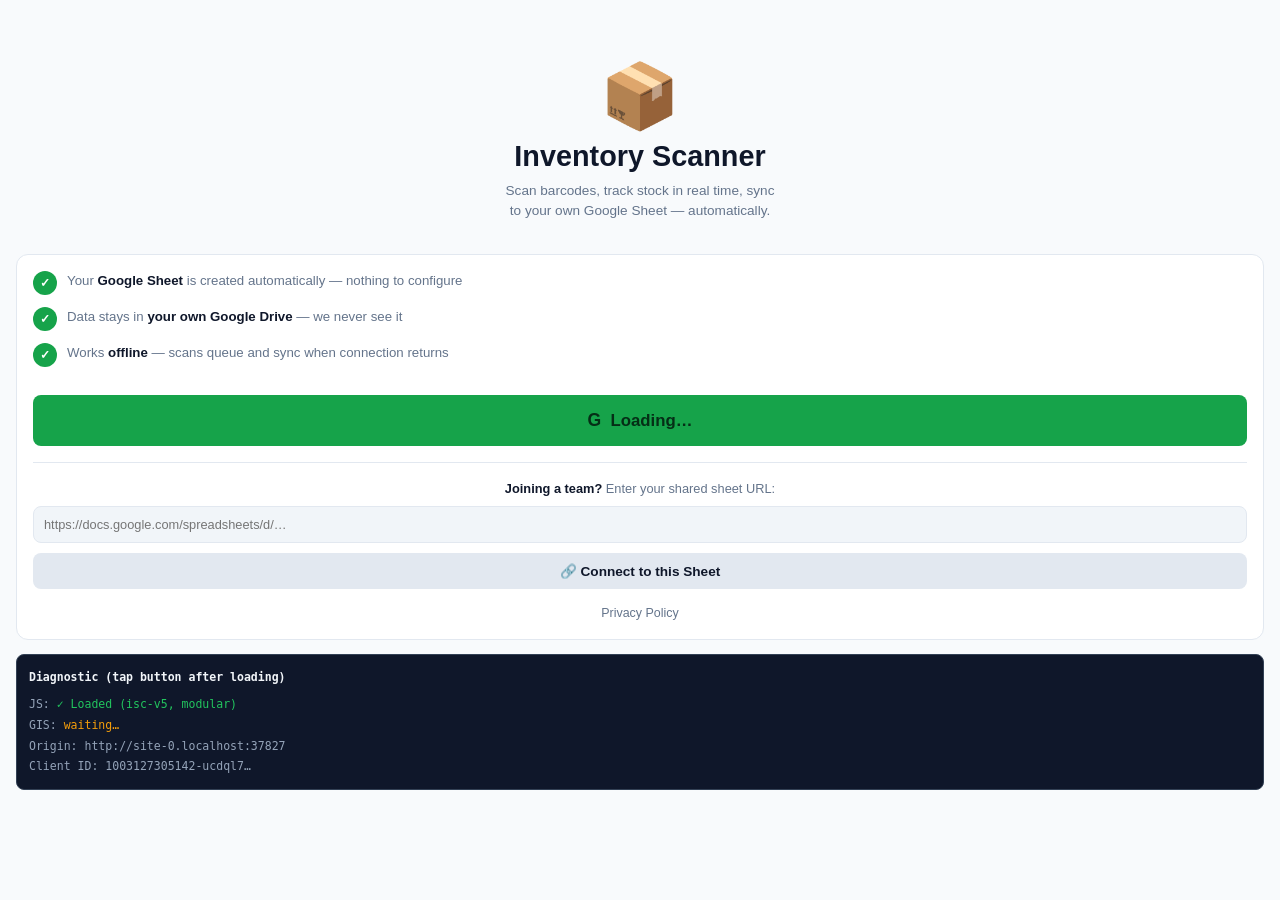
<file: index.html>
<!DOCTYPE html>
<html lang="en">
<head>
  <meta charset="UTF-8">
  <meta name="viewport" content="width=device-width, initial-scale=1.0, viewport-fit=cover">
  <title>Inventory Scanner</title>
  <link rel="manifest" href="./manifest.json">
  <link rel="apple-touch-icon" href="./icons/icon-192.png">
  <link rel="stylesheet" href="./css/styles.css">
  <meta name="theme-color" content="#22c55e">
  <meta name="apple-mobile-web-app-capable" content="yes">
  <meta name="apple-mobile-web-app-status-bar-style" content="black-translucent">
  <meta name="apple-mobile-web-app-title" content="InvScanner">
  <meta name="google-site-verification" content="JEdYoBa8CUmTruUsmgBsmdBIH13BHWmSkbK2dXmTmsU" />
  <script src="https://accounts.google.com/gsi/client" async defer></script>
</head>
<body>

<!-- Offline / sync indicator bar -->
<div id="offline-bar"></div>

<!-- ─── SCREEN: Welcome / Sign In ─────────────────────────────────────── -->
<div id="screen-welcome">
  <div style="text-align:center;padding:48px 0 32px;">
    <div style="font-size:4rem;line-height:1;margin-bottom:12px;">📦</div>
    <h1 style="font-size:1.8rem;margin-bottom:8px;">Inventory Scanner</h1>
    <p style="max-width:280px;margin:0 auto;">Scan barcodes, track stock in real time, sync to your own Google Sheet — automatically.</p>
  </div>
  <div class="card">
    <div class="step"><div class="step-num done">✓</div><div class="step-text">Your <b>Google Sheet</b> is created automatically — nothing to configure</div></div>
    <div class="step"><div class="step-num done">✓</div><div class="step-text">Data stays in <b>your own Google Drive</b> — we never see it</div></div>
    <div class="step"><div class="step-num done">✓</div><div class="step-text">Works <b>offline</b> — scans queue and sync when connection returns</div></div>
    <button class="btn-green" id="connectGoogleBtn" style="margin-top:16px;font-size:1.05rem;padding:15px;">
      <span style="font-size:1.1rem;">G</span> &nbsp;Sign in with Google
    </button>
    <div id="connectStatus"></div>

    <!-- Join an existing shared sheet -->
    <div style="margin-top:16px;padding-top:16px;border-top:1px solid var(--border);">
      <p style="text-align:center;margin-bottom:8px;font-size:0.8rem;">
        <b style="color:var(--text);">Joining a team?</b> Enter your shared sheet URL:
      </p>
      <input id="joinSheetUrl" placeholder="https://docs.google.com/spreadsheets/d/…"
        aria-label="Shared spreadsheet URL" spellcheck="false" style="font-size:0.8rem;">
      <button class="btn-secondary" id="joinSheetBtn" style="margin-top:6px;font-size:0.85rem;padding:10px;">
        🔗 Connect to this Sheet
      </button>
      <div id="joinStatus"></div>
    </div>

    <p style="text-align:center;margin-top:14px;margin-bottom:0;">
      <a href="./privacy-policy.html" target="_blank" style="color:var(--muted);font-size:0.78rem;text-decoration:none;">Privacy Policy</a>
    </p>
  </div>

  <!-- Diagnostic panel — shows exactly what the app sees -->
  <div id="diag-panel" style="margin-top:12px;background:#0f172a;border:1px solid #334155;border-radius:8px;padding:12px;font-size:0.72rem;font-family:monospace;color:#94a3b8;line-height:1.8;">
    <div style="color:#f1f5f9;font-weight:bold;margin-bottom:6px;">Diagnostic (tap button after loading)</div>
    <div id="diag-js">JS: <span style="color:#f59e0b;">checking…</span></div>
    <div id="diag-gis">GIS: <span style="color:#f59e0b;">waiting…</span></div>
    <div id="diag-origin">Origin: <span id="diag-origin-val"></span></div>
    <div id="diag-clientid">Client ID: <span id="diag-cid-val"></span></div>
    <div id="diag-error" style="color:#ef4444;display:none;"></div>
  </div>
</div>

<!-- ─── SCREEN: Setting Up ────────────────────────────────────────────── -->
<div id="screen-setup" class="hidden">
  <div style="margin-bottom:16px;">
    <h1>📦 Setting up…</h1>
    <p>Creating your inventory system. This takes about 15 seconds.</p>
  </div>
  <div class="card">
    <div id="setupStep" style="color:var(--muted);font-size:0.85rem;margin-bottom:8px;">Starting…</div>
    <div class="progress-bar"><div class="progress-fill" id="progressFill" style="width:0%"></div></div>
    <div id="setupLog" style="font-size:0.75rem;color:var(--muted);margin-top:8px;line-height:1.8;"></div>
    <div id="setupStatus"></div>
  </div>
</div>

<!-- ─── SCREEN: Main App ───────────────────────────────────────────────── -->
<div id="screen-main" class="hidden" role="main">

  <!-- Header -->
  <div style="display:flex;align-items:center;justify-content:space-between;margin-bottom:12px;">
    <h1>📦 Inventory</h1>
    <a id="sheetLink" href="#" target="_blank" class="sheet-link" style="width:auto;padding:6px 12px;margin:0;font-size:0.8rem;">📊 View Sheet</a>
  </div>

  <!-- ── Scan pane ── -->
  <div id="pane-scan">
    <div class="card">
      <div id="video-wrap">
        <video id="video" playsinline autoplay muted></video>
        <div id="scan-line"></div>
      </div>
      <button class="btn-primary" id="scanBtn" aria-label="Start barcode scanner">📷 Scan Barcode</button>
      <div id="cameraStatus" role="status" aria-live="polite"></div>

      <label>Barcode</label>
      <input id="barcode" placeholder="Scan or type manually" inputmode="numeric" spellcheck="false" aria-label="Barcode number" autocomplete="off">

      <label>Item Description</label>
      <input id="description" placeholder="Auto-fills from lookup, or type your own" aria-label="Item description">

      <div class="row" style="margin-top:0;">
        <div style="flex:1;">
          <label>Quantity</label>
          <input id="qty" type="number" value="1" min="1">
        </div>
        <div style="flex:1;">
          <label>Unit</label>
          <select id="unit">
            <option value="ea">each (ea)</option>
            <option value="box">box</option>
            <option value="case">case</option>
            <option value="pack">pack</option>
            <option value="bag">bag</option>
            <option value="bottle">bottle</option>
            <option value="can">can</option>
            <option value="roll">roll</option>
            <option value="dozen">dozen</option>
            <option value="pair">pair</option>
            <option value="kg">kg</option>
            <option value="lb">lb</option>
            <option value="oz">oz</option>
            <option value="g">g</option>
            <option value="L">L</option>
            <option value="ml">ml</option>
            <option value="fl oz">fl oz</option>
            <option value="custom">custom…</option>
          </select>
          <input id="unitCustom" placeholder="Enter unit" style="display:none;margin-top:4px;">
        </div>
      </div>

      <label>Price per Unit <span id="priceTag" style="font-size:0.7rem;color:#93c5fd;margin-left:4px;"></span></label>
      <div style="position:relative;">
        <span style="position:absolute;left:10px;top:50%;transform:translateY(-50%);color:var(--muted);">$</span>
        <input id="price" type="number" step="0.01" min="0" placeholder="0.00" style="padding-left:24px;">
      </div>

      <!-- Vendor price lookup results -->
      <div id="vendor-panel" style="display:none;margin-top:6px;">
        <div style="font-size:0.75rem;color:var(--muted);margin-bottom:4px;">
          Live vendor prices — tap to use:
          <a id="vendor-shop-link" href="#" target="_blank" style="color:#93c5fd;margin-left:6px;text-decoration:none;">🔍 Search online</a>
        </div>
        <div id="vendor-list" style="border:1px solid var(--border);border-radius:8px;overflow:hidden;max-height:180px;overflow-y:auto;"></div>
        <div id="vendor-status" style="font-size:0.72rem;color:var(--muted);margin-top:4px;"></div>
      </div>

      <div class="row" style="margin-top:10px;">
        <button class="btn-green" id="addBtn" aria-label="Add stock">+ Add Stock</button>
        <button class="btn-red"   id="subBtn" aria-label="Remove stock">− Remove</button>
      </div>
      <div id="result" role="status" aria-live="polite"></div>
    </div>

    <div class="card">
      <details>
        <summary>⚙️ Settings</summary>
        <a id="sheetLinkFull" href="#" target="_blank" class="sheet-link" style="margin-top:12px;">📊 Open My Google Sheet</a>
        <a href="./privacy-policy.html" target="_blank" class="sheet-link" style="margin-top:8px;color:var(--muted);">🔒 Privacy Policy</a>
        <button class="btn-outline btn-sm" id="clearCacheBtn" style="margin-top:10px;">Clear Cache &amp; Reload</button>
        <button class="btn-outline btn-sm" id="signOutBtn" style="margin-top:6px;">Sign Out</button>
        <button class="btn-outline btn-sm" id="resetBtn" style="margin-top:6px;">Re-authenticate Google</button>
        <button class="btn-outline btn-sm" id="freshBtn" style="margin-top:6px;color:var(--red);border-color:var(--red);">Start Fresh (new sheet)</button>
      </details>
    </div>
  </div>

  <!-- ── Inventory pane ── -->
  <div id="pane-inv" class="hidden">
    <div class="card" style="padding:12px;">
      <div style="display:flex;gap:8px;align-items:center;margin-bottom:10px;">
        <input id="inv-search" placeholder="🔍 Search items…" style="margin:0;flex:1;" aria-label="Search inventory items">
        <button class="btn-secondary btn-sm" id="inv-refresh" style="width:auto;padding:8px 12px;margin:0;white-space:nowrap;">↻ Refresh</button>
      </div>
      <div style="font-size:0.75rem;color:var(--muted);margin-bottom:8px;">
        <span id="inv-count"></span>
        <span style="margin-left:8px;">· Tap item name to set alert · ✏️ to edit · ±1 to adjust</span>
      </div>
      <div id="inv-loading" style="display:none;text-align:center;color:var(--muted);padding:20px;font-size:0.85rem;">Loading…</div>
      <div id="inv-list" role="list"></div>
    </div>
    <!-- Scan FAB for inventory tab -->
    <button id="inv-scan-fab" aria-label="Scan barcode from inventory"
      style="position:fixed;bottom:76px;right:16px;width:52px;height:52px;border-radius:50%;
             background:var(--blue);color:white;border:none;font-size:1.4rem;cursor:pointer;
             box-shadow:0 4px 16px rgba(0,0,0,0.4);z-index:200;display:none;
             align-items:center;justify-content:center;">📷</button>
  </div>

  <!-- ── Shopping list pane ── -->
  <div id="pane-list" class="hidden">
    <div class="card" style="padding:12px;">
      <div style="display:flex;align-items:center;justify-content:space-between;margin-bottom:10px;">
        <div style="font-size:0.85rem;font-weight:600;">Items to reorder</div>
        <button class="btn-secondary btn-sm" id="share-list-btn" style="width:auto;padding:7px 12px;margin:0;">📤 Share</button>
      </div>
      <div id="list-empty" style="display:none;text-align:center;color:var(--muted);padding:32px 0;font-size:0.9rem;">
        ✅ All stock levels are above minimum thresholds
      </div>
      <div id="shopping-list" role="list"></div>
    </div>
  </div>

</div><!-- /screen-main -->

<!-- ─── Bottom Navigation (main screen only) ──────────────────────────── -->
<nav id="bottom-nav" style="display:none;" role="tablist">
  <button class="nav-btn active" id="tab-scan" role="tab" aria-selected="true" aria-controls="pane-scan">
    <span class="icon">📷</span>
    <span>Scan</span>
  </button>
  <button class="nav-btn" id="tab-inv" role="tab" aria-selected="false" aria-controls="pane-inv">
    <span class="icon">📦</span>
    <span>Inventory <span class="badge" id="low-stock-badge" style="display:none;">0</span></span>
  </button>
  <button class="nav-btn" id="tab-list" role="tab" aria-selected="false" aria-controls="pane-list">
    <span class="icon">📋</span>
    <span>Reorder</span>
  </button>
</nav>

<!-- ─── Install banner ──────────────────────────────────────────────────── -->
<div id="install-banner" class="hidden" role="banner">
  <div class="install-banner-text">
    <b>Install Inventory Scanner</b><br>
    Add to your home screen for the full app experience
  </div>
  <button class="install-accept" id="install-accept" aria-label="Install app">Install</button>
  <button class="install-dismiss" id="install-dismiss" aria-label="Dismiss install prompt">✕</button>
</div>

<!-- ─── Global error recovery ───────────────────────────────────────────── -->
<div id="error-recovery" role="alert" style="display:none;">
  <b>Something went wrong.</b> <span id="error-msg"></span>
  <button onclick="location.reload()" style="margin-left:10px;background:white;color:var(--red);border:none;border-radius:4px;padding:3px 8px;font-weight:700;cursor:pointer;width:auto;margin-top:0;">Reload</button>
</div>

<!-- Inline SW killer — runs before modules load so stale service workers
     can't intercept and serve old non-module JS files. Does not depend on
     app.js loading successfully. -->
<script>
(function() {
  if (!('serviceWorker' in navigator)) return;
  var CURRENT = 'isc-v5';
  if (sessionStorage.getItem('sw-inline-ok') === CURRENT) return;
  sessionStorage.setItem('sw-inline-ok', CURRENT);
  navigator.serviceWorker.getRegistrations().then(function(regs) {
    var stale = regs.filter(function(r) {
      var sw = r.active || r.installing || r.waiting;
      return sw && !sw.scriptURL.includes(CURRENT);
    });
    if (stale.length > 0) {
      console.log('[SW] Evicting ' + stale.length + ' stale worker(s) — reloading');
      Promise.all(stale.map(function(r) { return r.unregister(); }))
        .then(function() { location.reload(true); });
    }
  });
})();
</script>

<!-- Module load error handler — must come before the module script -->
<script>
function onModuleError() {
  var el = document.getElementById('diag-js');
  if (el) el.innerHTML = 'JS: <span style="color:#ef4444;">&#x2717; Module failed to load &mdash; open browser console (F12) for details</span>';
  var panel = document.getElementById('diag-panel');
  if (panel) { panel.style.display = 'block'; panel.style.background = 'rgba(239,68,68,0.08)'; panel.style.padding = '12px'; panel.style.borderRadius = '8px'; }
}
</script>

<!-- ES module entry point -->
<script type="module" src="./js/app.js" onerror="onModuleError()"></script>
</body>
</html>
</file>
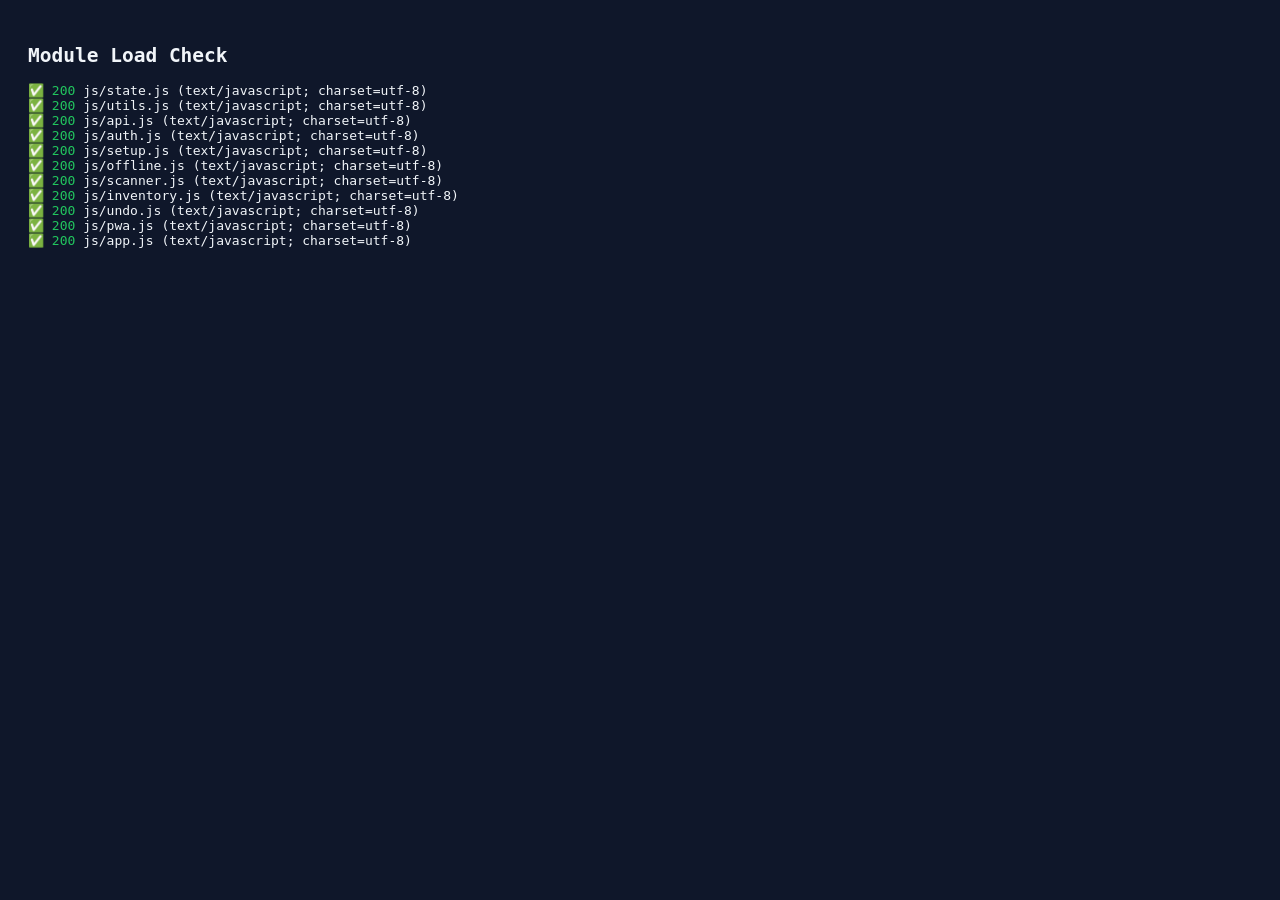
<file: check.html>
<!DOCTYPE html>
<html>
<head><title>Module Check</title>
<style>body{font-family:monospace;padding:20px;background:#0f172a;color:#f1f5f9;}
.ok{color:#22c55e;}.err{color:#ef4444;}.wait{color:#f59e0b;}</style>
</head>
<body>
<h2>Module Load Check</h2>
<div id="out"></div>
<script>
const modules = [
  'js/state.js','js/utils.js','js/api.js','js/auth.js',
  'js/setup.js','js/offline.js','js/scanner.js',
  'js/inventory.js','js/undo.js','js/pwa.js','js/app.js'
];
const out = document.getElementById('out');
modules.forEach(m => {
  const el = document.createElement('div');
  el.innerHTML = '<span class="wait">⏳</span> ' + m;
  out.appendChild(el);
  fetch(m)
    .then(r => {
      if (r.ok) {
        el.innerHTML = '<span class="ok">✅ ' + r.status + '</span> ' + m + ' (' + r.headers.get('content-type') + ')';
      } else {
        el.innerHTML = '<span class="err">❌ ' + r.status + '</span> ' + m + ' — FILE MISSING';
      }
    })
    .catch(e => {
      el.innerHTML = '<span class="err">❌ ERROR</span> ' + m + ': ' + e.message;
    });
});
</script>
</body>
</html>
</file>
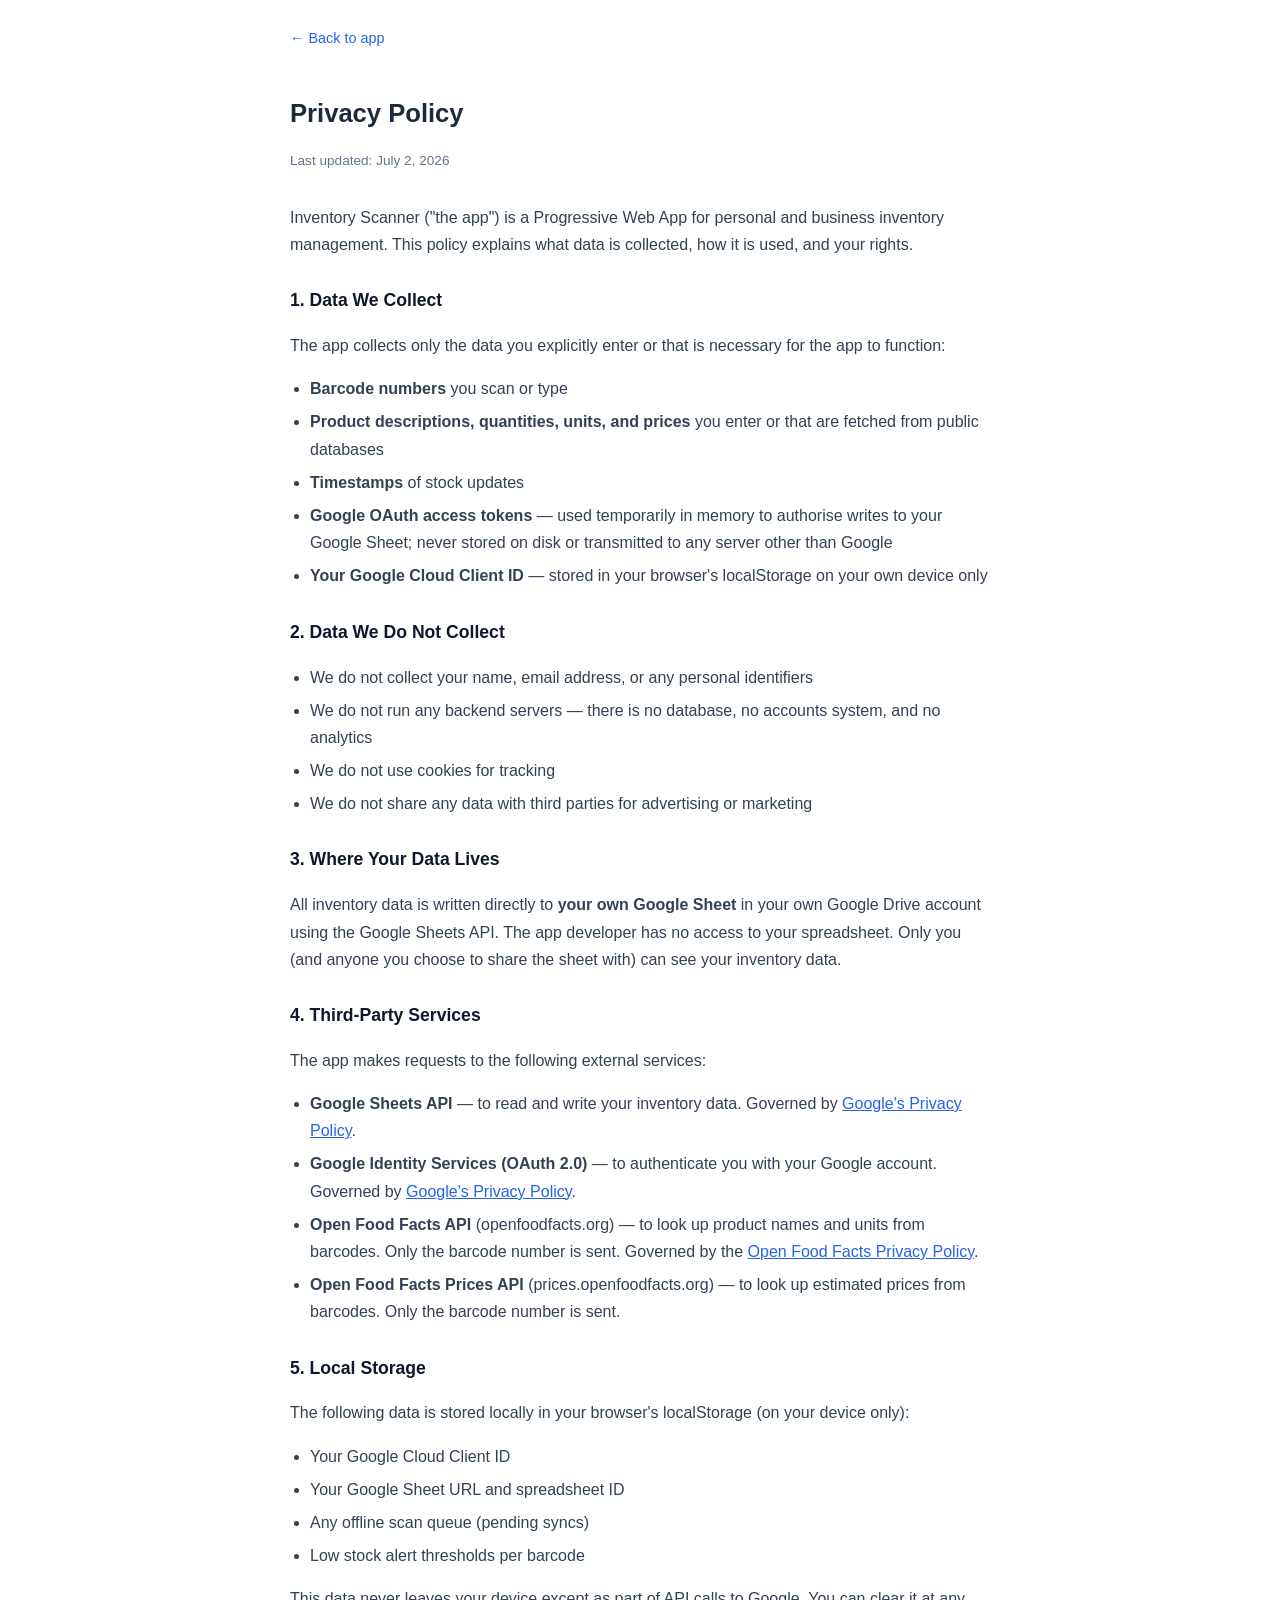
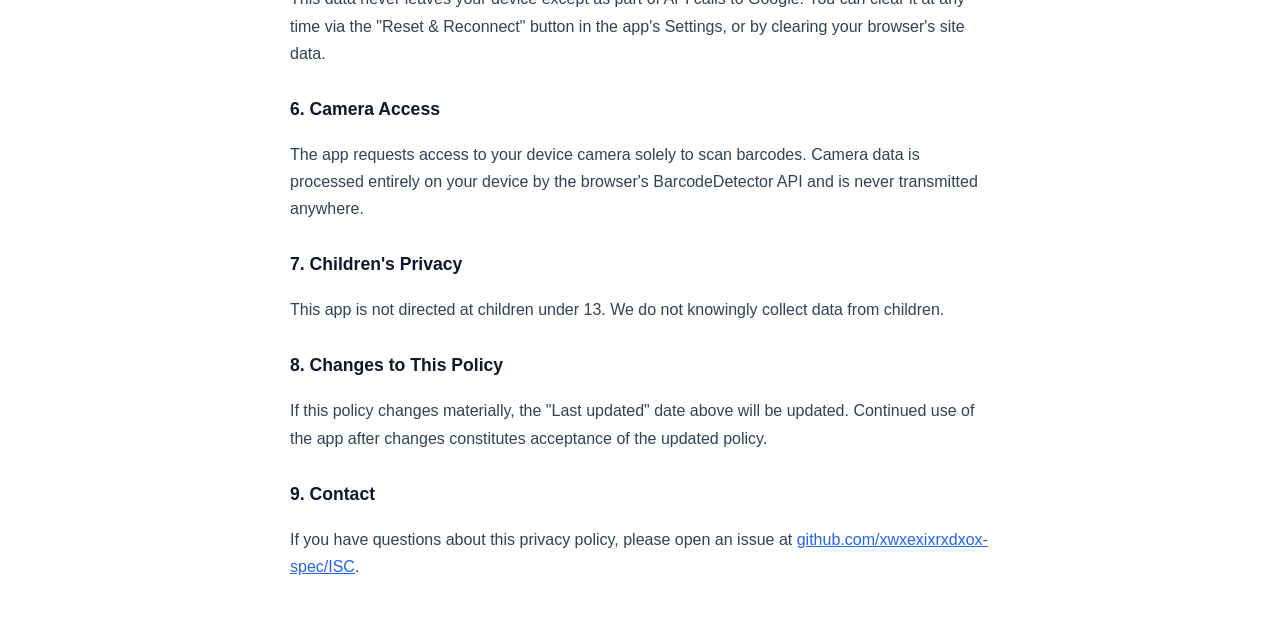
<file: privacy-policy.html>
<!DOCTYPE html>
<html lang="en">
<head>
  <meta charset="UTF-8">
  <meta name="viewport" content="width=device-width, initial-scale=1.0">
  <title>Privacy Policy — Inventory Scanner</title>
  <style>
    body { font-family: -apple-system, BlinkMacSystemFont, 'Segoe UI', sans-serif; max-width: 700px; margin: 0 auto; padding: 24px 16px 48px; line-height: 1.7; color: #1e293b; }
    h1   { font-size: 1.6rem; margin-bottom: 4px; }
    h2   { font-size: 1.1rem; margin: 28px 0 8px; color: #0f172a; }
    p    { margin-bottom: 14px; color: #334155; }
    .date { color: #64748b; font-size: 0.85rem; margin-bottom: 32px; }
    a    { color: #2563eb; }
    ul   { color: #334155; padding-left: 20px; margin-bottom: 14px; }
    li   { margin-bottom: 6px; }
    .back { display: inline-block; margin-bottom: 24px; color: #2563eb; text-decoration: none; font-size: 0.9rem; }
  </style>
</head>
<body>

<a href="./index.html" class="back">← Back to app</a>

<h1>Privacy Policy</h1>
<p class="date">Last updated: July 2, 2026</p>

<p>Inventory Scanner ("the app") is a Progressive Web App for personal and business inventory management. This policy explains what data is collected, how it is used, and your rights.</p>

<h2>1. Data We Collect</h2>
<p>The app collects only the data you explicitly enter or that is necessary for the app to function:</p>
<ul>
  <li><strong>Barcode numbers</strong> you scan or type</li>
  <li><strong>Product descriptions, quantities, units, and prices</strong> you enter or that are fetched from public databases</li>
  <li><strong>Timestamps</strong> of stock updates</li>
  <li><strong>Google OAuth access tokens</strong> — used temporarily in memory to authorise writes to your Google Sheet; never stored on disk or transmitted to any server other than Google</li>
  <li><strong>Your Google Cloud Client ID</strong> — stored in your browser's localStorage on your own device only</li>
</ul>

<h2>2. Data We Do Not Collect</h2>
<ul>
  <li>We do not collect your name, email address, or any personal identifiers</li>
  <li>We do not run any backend servers — there is no database, no accounts system, and no analytics</li>
  <li>We do not use cookies for tracking</li>
  <li>We do not share any data with third parties for advertising or marketing</li>
</ul>

<h2>3. Where Your Data Lives</h2>
<p>All inventory data is written directly to <strong>your own Google Sheet</strong> in your own Google Drive account using the Google Sheets API. The app developer has no access to your spreadsheet. Only you (and anyone you choose to share the sheet with) can see your inventory data.</p>

<h2>4. Third-Party Services</h2>
<p>The app makes requests to the following external services:</p>
<ul>
  <li><strong>Google Sheets API</strong> — to read and write your inventory data. Governed by <a href="https://policies.google.com/privacy" target="_blank">Google's Privacy Policy</a>.</li>
  <li><strong>Google Identity Services (OAuth 2.0)</strong> — to authenticate you with your Google account. Governed by <a href="https://policies.google.com/privacy" target="_blank">Google's Privacy Policy</a>.</li>
  <li><strong>Open Food Facts API</strong> (openfoodfacts.org) — to look up product names and units from barcodes. Only the barcode number is sent. Governed by the <a href="https://world.openfoodfacts.org/privacy" target="_blank">Open Food Facts Privacy Policy</a>.</li>
  <li><strong>Open Food Facts Prices API</strong> (prices.openfoodfacts.org) — to look up estimated prices from barcodes. Only the barcode number is sent.</li>
</ul>

<h2>5. Local Storage</h2>
<p>The following data is stored locally in your browser's localStorage (on your device only):</p>
<ul>
  <li>Your Google Cloud Client ID</li>
  <li>Your Google Sheet URL and spreadsheet ID</li>
  <li>Any offline scan queue (pending syncs)</li>
  <li>Low stock alert thresholds per barcode</li>
</ul>
<p>This data never leaves your device except as part of API calls to Google. You can clear it at any time via the "Reset &amp; Reconnect" button in the app's Settings, or by clearing your browser's site data.</p>

<h2>6. Camera Access</h2>
<p>The app requests access to your device camera solely to scan barcodes. Camera data is processed entirely on your device by the browser's BarcodeDetector API and is never transmitted anywhere.</p>

<h2>7. Children's Privacy</h2>
<p>This app is not directed at children under 13. We do not knowingly collect data from children.</p>

<h2>8. Changes to This Policy</h2>
<p>If this policy changes materially, the "Last updated" date above will be updated. Continued use of the app after changes constitutes acceptance of the updated policy.</p>

<h2>9. Contact</h2>
<p>If you have questions about this privacy policy, please open an issue at <a href="https://github.com/xwxexixrxdxox-spec/ISC" target="_blank">github.com/xwxexixrxdxox-spec/ISC</a>.</p>

</body>
</html>
</file>
<file: css/styles.css>
/* ─── Design Tokens ─────────────────────────────────────────────────────────── */
:root {
  --bg:       #0f172a;
  --card:     #1e293b;
  --accent:   #22c55e;
  --red:      #ef4444;
  --yellow:   #f59e0b;
  --blue:     #3b82f6;
  --text:     #f1f5f9;
  --muted:    #94a3b8;
  --border:   #334155;
  --radius:   12px;
}

/* ─── Reset ─────────────────────────────────────────────────────────────────── */
*, *::before, *::after { box-sizing: border-box; margin: 0; padding: 0; }

/* ─── Base ──────────────────────────────────────────────────────────────────── */
body {
  font-family: -apple-system, BlinkMacSystemFont, 'Segoe UI', Roboto, sans-serif;
  background: var(--bg);
  color: var(--text);
  min-height: 100vh;
  /* Reserve space for bottom nav on main screen */
  padding: 16px 16px calc(80px + env(safe-area-inset-bottom));
}

h1 { font-size: 1.3rem; margin-bottom: 4px; }
h2 { font-size: 1.1rem; margin-bottom: 12px; }
p, .sub { color: var(--muted); font-size: 0.85rem; margin-bottom: 12px; line-height: 1.5; }

/* ─── Cards ─────────────────────────────────────────────────────────────────── */
.card {
  background: var(--card);
  border: 1px solid var(--border);
  border-radius: var(--radius);
  padding: 16px;
  margin-bottom: 14px;
}

/* ─── Forms ─────────────────────────────────────────────────────────────────── */
label {
  display: block;
  font-size: 0.8rem;
  color: var(--muted);
  margin-bottom: 6px;
  margin-top: 10px;
}

input, select {
  width: 100%;
  padding: 10px;
  background: var(--bg);
  border: 1px solid var(--border);
  border-radius: 8px;
  color: var(--text);
  font-size: 0.9rem;
  margin-bottom: 4px;
  outline: none;
  transition: border-color 0.15s;
}
input:focus, select:focus { border-color: var(--blue); }

/* ─── Buttons ───────────────────────────────────────────────────────────────── */
button {
  width: 100%;
  padding: 13px;
  border: none;
  border-radius: 8px;
  font-size: 1rem;
  font-weight: 600;
  cursor: pointer;
  margin-top: 10px;
  transition: opacity 0.15s, transform 0.1s;
}
button:active { opacity: 0.85; transform: scale(0.98); }

.btn-primary   { background: var(--blue);   color: white; }
.btn-green     { background: var(--accent); color: #052e16; }
.btn-red       { background: var(--red);    color: #450a0a; }
.btn-yellow    { background: var(--yellow); color: #451a03; }
.btn-secondary { background: #334155;       color: var(--text); }
.btn-outline   { background: transparent; border: 1px solid var(--border); color: var(--text); }
.btn-sm        { padding: 8px 12px; font-size: 0.85rem; margin-top: 6px; }

/* ─── Layout helpers ────────────────────────────────────────────────────────── */
.row { display: flex; gap: 8px; }
.row button { flex: 1; }
.hidden { display: none !important; }

/* ─── Status messages ───────────────────────────────────────────────────────── */
.status {
  font-size: 0.82rem;
  padding: 8px 10px;
  border-radius: 6px;
  margin-top: 8px;
  line-height: 1.5;
}
.ok     { background: rgba(34,197,94,0.15);  color: var(--accent); }
.err    { background: rgba(239,68,68,0.15);  color: var(--red); }
.info   { background: rgba(59,130,246,0.15); color: #93c5fd; }
.warn   { background: rgba(245,158,11,0.15); color: #fde047; }

/* ─── Tags / badges ─────────────────────────────────────────────────────────── */
.tag {
  font-size: 0.7rem;
  background: rgba(59,130,246,0.2);
  color: #93c5fd;
  padding: 2px 6px;
  border-radius: 4px;
  display: inline-block;
  margin-bottom: 8px;
}
.badge {
  display: inline-flex;
  align-items: center;
  justify-content: center;
  min-width: 18px;
  height: 18px;
  padding: 0 5px;
  border-radius: 9px;
  background: var(--red);
  color: white;
  font-size: 0.65rem;
  font-weight: 700;
  margin-left: 4px;
}

/* ─── Setup wizard ──────────────────────────────────────────────────────────── */
.step { display: flex; align-items: flex-start; gap: 10px; margin-bottom: 12px; }
.step-num {
  min-width: 24px; height: 24px;
  border-radius: 50%;
  background: var(--blue);
  color: white;
  font-size: 0.75rem;
  font-weight: 700;
  display: flex; align-items: center; justify-content: center;
}
.step-num.done { background: var(--accent); }
.step-text     { font-size: 0.83rem; color: var(--muted); line-height: 1.5; }
.step-text b   { color: var(--text); }

/* ─── Progress bar ──────────────────────────────────────────────────────────── */
.progress-bar  { height: 4px; background: var(--border); border-radius: 2px; margin: 10px 0; overflow: hidden; }
.progress-fill { height: 100%; background: var(--accent); border-radius: 2px; transition: width 0.4s ease; }

/* ─── Sheet link ────────────────────────────────────────────────────────────── */
.sheet-link {
  display: block;
  background: rgba(34,197,94,0.1);
  border: 1px solid rgba(34,197,94,0.3);
  border-radius: 8px;
  padding: 10px;
  text-align: center;
  color: var(--accent);
  font-size: 0.85rem;
  text-decoration: none;
  margin-top: 8px;
}

/* ─── Camera / scanner ──────────────────────────────────────────────────────── */
#video-wrap {
  display: none;
  position: relative;
  border-radius: 10px;
  overflow: hidden;
  margin-bottom: 12px;
}
video { width: 100%; display: block; }
#scan-line {
  position: absolute; top: 50%; left: 10%; right: 10%; height: 2px;
  background: var(--accent); box-shadow: 0 0 8px var(--accent);
  animation: scanPulse 1.5s ease-in-out infinite;
}
@keyframes scanPulse { 0%,100% { opacity:1; } 50% { opacity:0.4; } }

/* ─── Bottom navigation ─────────────────────────────────────────────────────── */
#bottom-nav {
  position: fixed;
  bottom: 0; left: 0; right: 0;
  height: calc(60px + env(safe-area-inset-bottom));
  background: var(--card);
  padding-bottom: env(safe-area-inset-bottom);
  border-top: 1px solid var(--border);
  display: flex;
  z-index: 100;
}
.nav-btn {
  flex: 1;
  display: flex;
  flex-direction: column;
  align-items: center;
  justify-content: center;
  gap: 3px;
  font-size: 0.65rem;
  color: var(--muted);
  cursor: pointer;
  border: none;
  background: none;
  margin: 0;
  padding: 0;
  border-radius: 0;
  transition: color 0.15s;
}
.nav-btn .icon { font-size: 1.3rem; line-height: 1; }
.nav-btn.active { color: var(--accent); }
.nav-btn:active { opacity: 1; transform: none; }

/* ─── Inventory list ────────────────────────────────────────────────────────── */
#inv-search {
  margin-bottom: 12px;
}
.inv-item {
  display: flex;
  align-items: center;
  justify-content: space-between;
  padding: 12px 14px;
  border-bottom: 1px solid var(--border);
  cursor: pointer;
  transition: background 0.1s;
}
.inv-item:last-child { border-bottom: none; }
.inv-item:active { background: rgba(255,255,255,0.03); }
.inv-item-left  { flex: 1; min-width: 0; }
.inv-item-name  { font-size: 0.9rem; font-weight: 500; white-space: nowrap; overflow: hidden; text-overflow: ellipsis; }
.inv-item-bc    { font-size: 0.72rem; color: var(--muted); margin-top: 2px; font-family: monospace; }
.inv-item-right { text-align: right; flex-shrink: 0; margin-left: 12px; }
.inv-item-qty   { font-size: 1.1rem; font-weight: 700; }
.inv-item-qty.low { color: var(--red); }
.inv-item-unit  { font-size: 0.7rem; color: var(--muted); }
.inv-empty      { text-align: center; color: var(--muted); padding: 32px 0; font-size: 0.9rem; }

/* ─── Min qty modal ─────────────────────────────────────────────────────────── */
.modal-backdrop {
  position: fixed; inset: 0;
  background: rgba(0,0,0,0.7);
  display: flex; align-items: flex-end;
  z-index: 200;
}
.modal-sheet {
  width: 100%;
  background: var(--card);
  border-radius: 16px 16px 0 0;
  padding: 20px 16px 32px;
}
.modal-title { font-weight: 700; margin-bottom: 4px; }
.modal-sub   { color: var(--muted); font-size: 0.83rem; margin-bottom: 12px; }

/* ─── Offline indicator ─────────────────────────────────────────────────────── */
#offline-bar {
  position: fixed; top: 0; left: 0; right: 0;
  background: var(--yellow);
  color: #1a0a00;
  font-size: 0.8rem;
  font-weight: 600;
  text-align: center;
  padding: calc(6px + env(safe-area-inset-top)) 6px 6px;
  z-index: 300;
  display: none;
}

/* ─── Details/summary ───────────────────────────────────────────────────────── */
details summary { cursor: pointer; font-size: 0.85rem; color: var(--muted); user-select: none; }

/* ─── Vendor price list ─────────────────────────────────────────────────────── */
.vendor-item {
  display: flex;
  align-items: center;
  justify-content: space-between;
  padding: 9px 12px;
  border-bottom: 1px solid var(--border);
  cursor: pointer;
  transition: background 0.1s;
}
.vendor-item:last-child { border-bottom: none; }
.vendor-item:active, .vendor-item:hover { background: rgba(255,255,255,0.05); }
.vendor-item-name  { font-size: 0.82rem; color: var(--text); flex: 1; }
.vendor-item-cond  { font-size: 0.7rem; color: var(--muted); margin: 0 8px; }
.vendor-item-price { font-size: 0.95rem; font-weight: 700; color: var(--accent); flex-shrink: 0; }
.vendor-item-ship  { font-size: 0.68rem; color: var(--muted); margin-left: 4px; }
.vendor-best       { background: rgba(34,197,94,0.06); }

/* ─── Light mode ────────────────────────────────────────────────────────────── */
@media (prefers-color-scheme: light) {
  :root {
    --bg:     #f8fafc;
    --card:   #ffffff;
    --text:   #0f172a;
    --muted:  #64748b;
    --border: #e2e8f0;
    --accent: #16a34a;
    --red:    #dc2626;
    --blue:   #2563eb;
    --yellow: #d97706;
  }
  input, select { background: #f1f5f9; color: var(--text); }
  .btn-secondary { background: #e2e8f0; color: var(--text); }
  .btn-outline   { border-color: var(--border); color: var(--text); }
  #bottom-nav    { background: #ffffff; }
  .inv-item:hover { background: rgba(0,0,0,0.03); }
  .vendor-item:hover { background: rgba(0,0,0,0.03); }
  .vendor-best { background: rgba(22,163,74,0.06); }
}

/* ─── Undo toast ────────────────────────────────────────────────────────────── */
#undo-toast {
  position: fixed;
  bottom: 72px;
  left: 12px; right: 12px;
  background: #1e293b;
  border: 1px solid #334155;
  border-radius: 10px;
  padding: 12px 14px;
  display: flex;
  align-items: center;
  justify-content: space-between;
  z-index: 400;
  box-shadow: 0 4px 20px rgba(0,0,0,0.4);
  animation: slideUp 0.25s ease;
}
@media (prefers-color-scheme: light) {
  #undo-toast { background: #1e293b; color: #f1f5f9; }
}
.undo-toast-msg { font-size: 0.82rem; color: #f1f5f9; flex: 1; }
.undo-toast-bar {
  height: 3px; background: var(--border);
  border-radius: 2px; margin: 6px 0 0;
  overflow: hidden;
}
.undo-toast-progress {
  height: 100%; background: var(--accent);
  border-radius: 2px;
  transition: width linear;
}
.undo-btn {
  background: var(--accent);
  color: white;
  border: none;
  border-radius: 6px;
  padding: 6px 12px;
  font-size: 0.8rem;
  font-weight: 700;
  cursor: pointer;
  margin-left: 10px;
  width: auto;
  margin-top: 0;
}
@keyframes slideUp {
  from { transform: translateY(20px); opacity: 0; }
  to   { transform: translateY(0);    opacity: 1; }
}

/* ─── Install banner ────────────────────────────────────────────────────────── */
#install-banner {
  position: fixed;
  top: 0; left: 0; right: 0;
  background: linear-gradient(135deg, #1e3a5f, #0f172a);
  border-bottom: 1px solid var(--border);
  padding: 10px 14px;
  display: flex;
  align-items: center;
  gap: 10px;
  z-index: 350;
  animation: slideDown 0.3s ease;
}
@keyframes slideDown {
  from { transform: translateY(-100%); }
  to   { transform: translateY(0); }
}
.install-banner-text { flex: 1; font-size: 0.8rem; color: #f1f5f9; line-height: 1.4; }
.install-banner-text b { color: #22c55e; }
.install-accept { background: var(--accent); color: white; border: none; border-radius: 6px; padding: 7px 12px; font-size: 0.8rem; font-weight: 700; cursor: pointer; width: auto; margin: 0; }
.install-dismiss { background: none; border: none; color: var(--muted); font-size: 1.2rem; cursor: pointer; width: auto; margin: 0; padding: 4px; }

/* ─── Quick adjust buttons on inventory rows ────────────────────────────────── */
.inv-adj-wrap {
  display: flex;
  align-items: center;
  gap: 6px;
  margin-top: 4px;
}
.inv-adj-btn {
  width: 28px; height: 28px;
  border-radius: 50%;
  border: 1px solid var(--border);
  background: var(--bg);
  color: var(--text);
  font-size: 1rem;
  font-weight: 700;
  cursor: pointer;
  display: flex; align-items: center; justify-content: center;
  padding: 0; margin: 0;
  line-height: 1;
  transition: background 0.1s, transform 0.1s;
}
.inv-adj-btn:active { transform: scale(0.9); background: var(--border); }
.inv-adj-btn.minus { color: var(--red); border-color: var(--red); }
.inv-adj-btn.plus  { color: var(--accent); border-color: var(--accent); }
.inv-adj-saving    { font-size: 0.65rem; color: var(--muted); }

/* ─── Error recovery banner ─────────────────────────────────────────────────── */
#error-recovery {
  position: fixed; top: 0; left: 0; right: 0;
  background: var(--red); color: white;
  padding: calc(10px + env(safe-area-inset-top)) 14px 10px; font-size: 0.82rem;
  z-index: 500; display: none;
  line-height: 1.5;
}

/* ─── Shopping list ──────────────────────────────────────────────────────────── */
.shop-item {
  display: flex;
  align-items: center;
  justify-content: space-between;
  padding: 12px 14px;
  border-bottom: 1px solid var(--border);
}
.shop-item:last-child { border-bottom: none; }
.shop-item-name  { font-size: 0.9rem; font-weight: 500; }
.shop-item-bc    { font-size: 0.72rem; color: var(--muted); font-family: monospace; margin-top: 2px; }
.shop-item-right { text-align: right; flex-shrink: 0; margin-left: 12px; }
.shop-order-qty  { font-size: 1.1rem; font-weight: 700; color: var(--red); }
.shop-order-lbl  { font-size: 0.68rem; color: var(--muted); }

/* ─── Item history list ─────────────────────────────────────────────────────── */
.hist-row {
  display: flex;
  justify-content: space-between;
  align-items: center;
  padding: 7px 0;
  border-bottom: 1px solid var(--border);
  font-size: 0.8rem;
}
.hist-row:last-child { border-bottom: none; }
.hist-change { font-weight: 700; }
.hist-change.positive { color: var(--accent); }
.hist-change.negative { color: var(--red); }
.hist-ts { font-size: 0.7rem; color: var(--muted); }

/* ─── Scan FAB visible state ────────────────────────────────────────────────── */
#pane-inv.active-pane #inv-scan-fab { display: flex !important; }

/* Disable browser pull-to-refresh in installed PWA standalone mode */
@media (display-mode: standalone) {
  html { overscroll-behavior-y: contain; }
}
</file>
